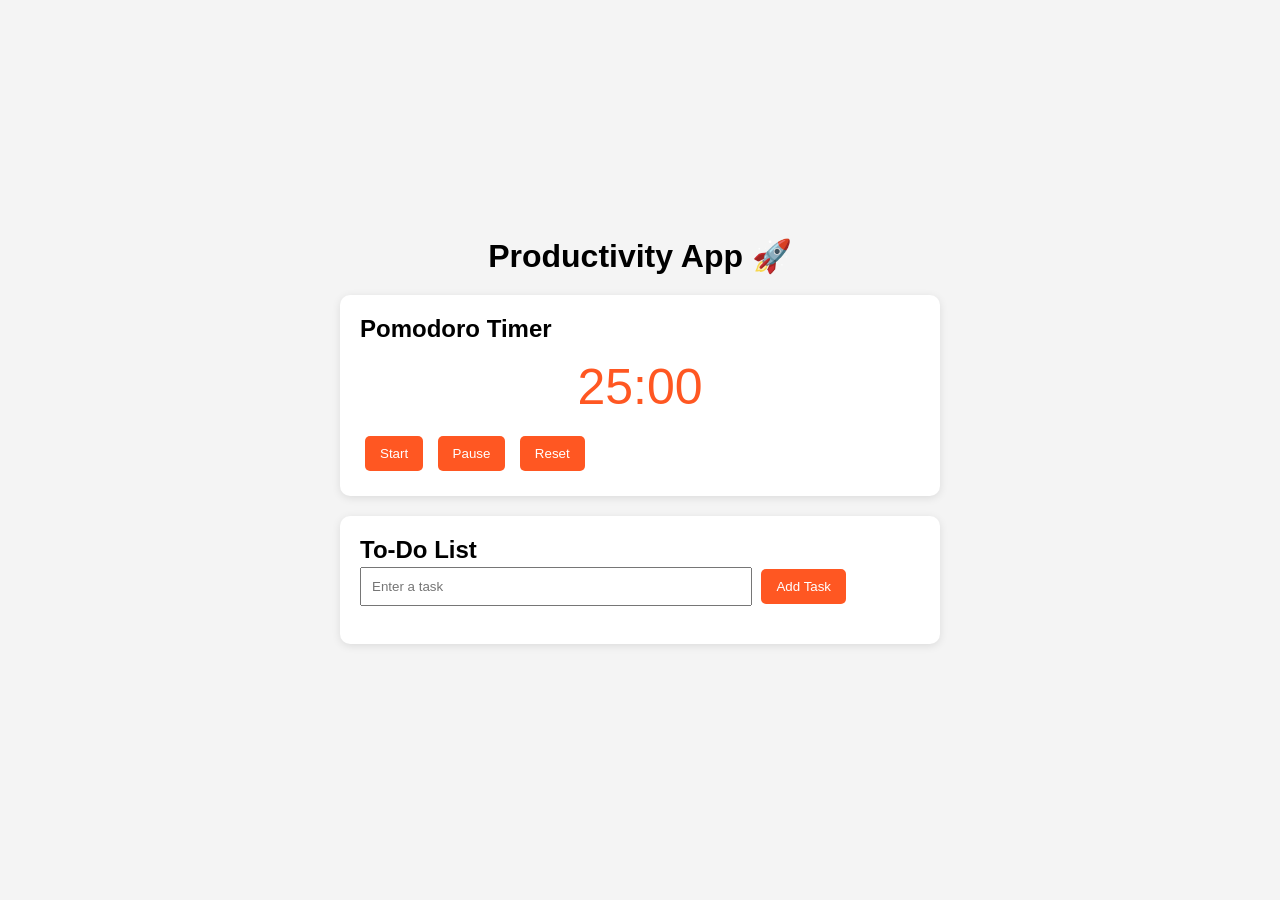
<file: index.html>
<!DOCTYPE html>
<html lang="en">
<head>
    <meta charset="UTF-8">
    <meta name="viewport" content="width=device-width, initial-scale=1.0">
    <title>Productivity App</title>
    <link rel="stylesheet" href="style.css">
</head>
<body>

<div class="container">

    <h1>Productivity App 🚀</h1>

    <div class="box">
        <h2>Pomodoro Timer</h2>

        <div id="timer">25:00</div>

        <button id="startBtn">Start</button>
        <button id="pauseBtn">Pause</button>
        <button id="resetBtn">Reset</button>
    </div>

    <div class="box">
        <h2>To-Do List</h2>

        <input type="text" id="taskInput" placeholder="Enter a task">
        <button id="addBtn">Add Task</button>

        <ul id="taskList"></ul>
    </div>

</div>

<script src="script.js"></script>
</body>
</html>
</file>
<file: style.css>
*{
    margin:0;
    padding:0;
    box-sizing:border-box;
    font-family:Arial, sans-serif;
}

body{
    background:#f4f4f4;
    display:flex;
    justify-content:center;
    align-items:center;
    min-height:100vh;
}

.container{
    width:90%;
    max-width:600px;
}

h1{
    text-align:center;
    margin-bottom:20px;
}

.box{
    background:white;
    padding:20px;
    margin-bottom:20px;
    border-radius:10px;
    box-shadow:0 2px 8px rgba(0,0,0,0.1);
}

#timer{
    font-size:50px;
    text-align:center;
    color:#ff5722;
    margin:15px 0;
}

button{
    padding:10px 15px;
    border:none;
    border-radius:5px;
    background:#ff5722;
    color:white;
    cursor:pointer;
    margin:5px;
}

button:hover{
    opacity:0.9;
}

input{
    width:70%;
    padding:10px;
}

ul{
    margin-top:15px;
    list-style:none;
}

li{
    background:#eee;
    padding:10px;
    margin-bottom:8px;
    display:flex;
    justify-content:space-between;
    align-items:center;
}
</file>
